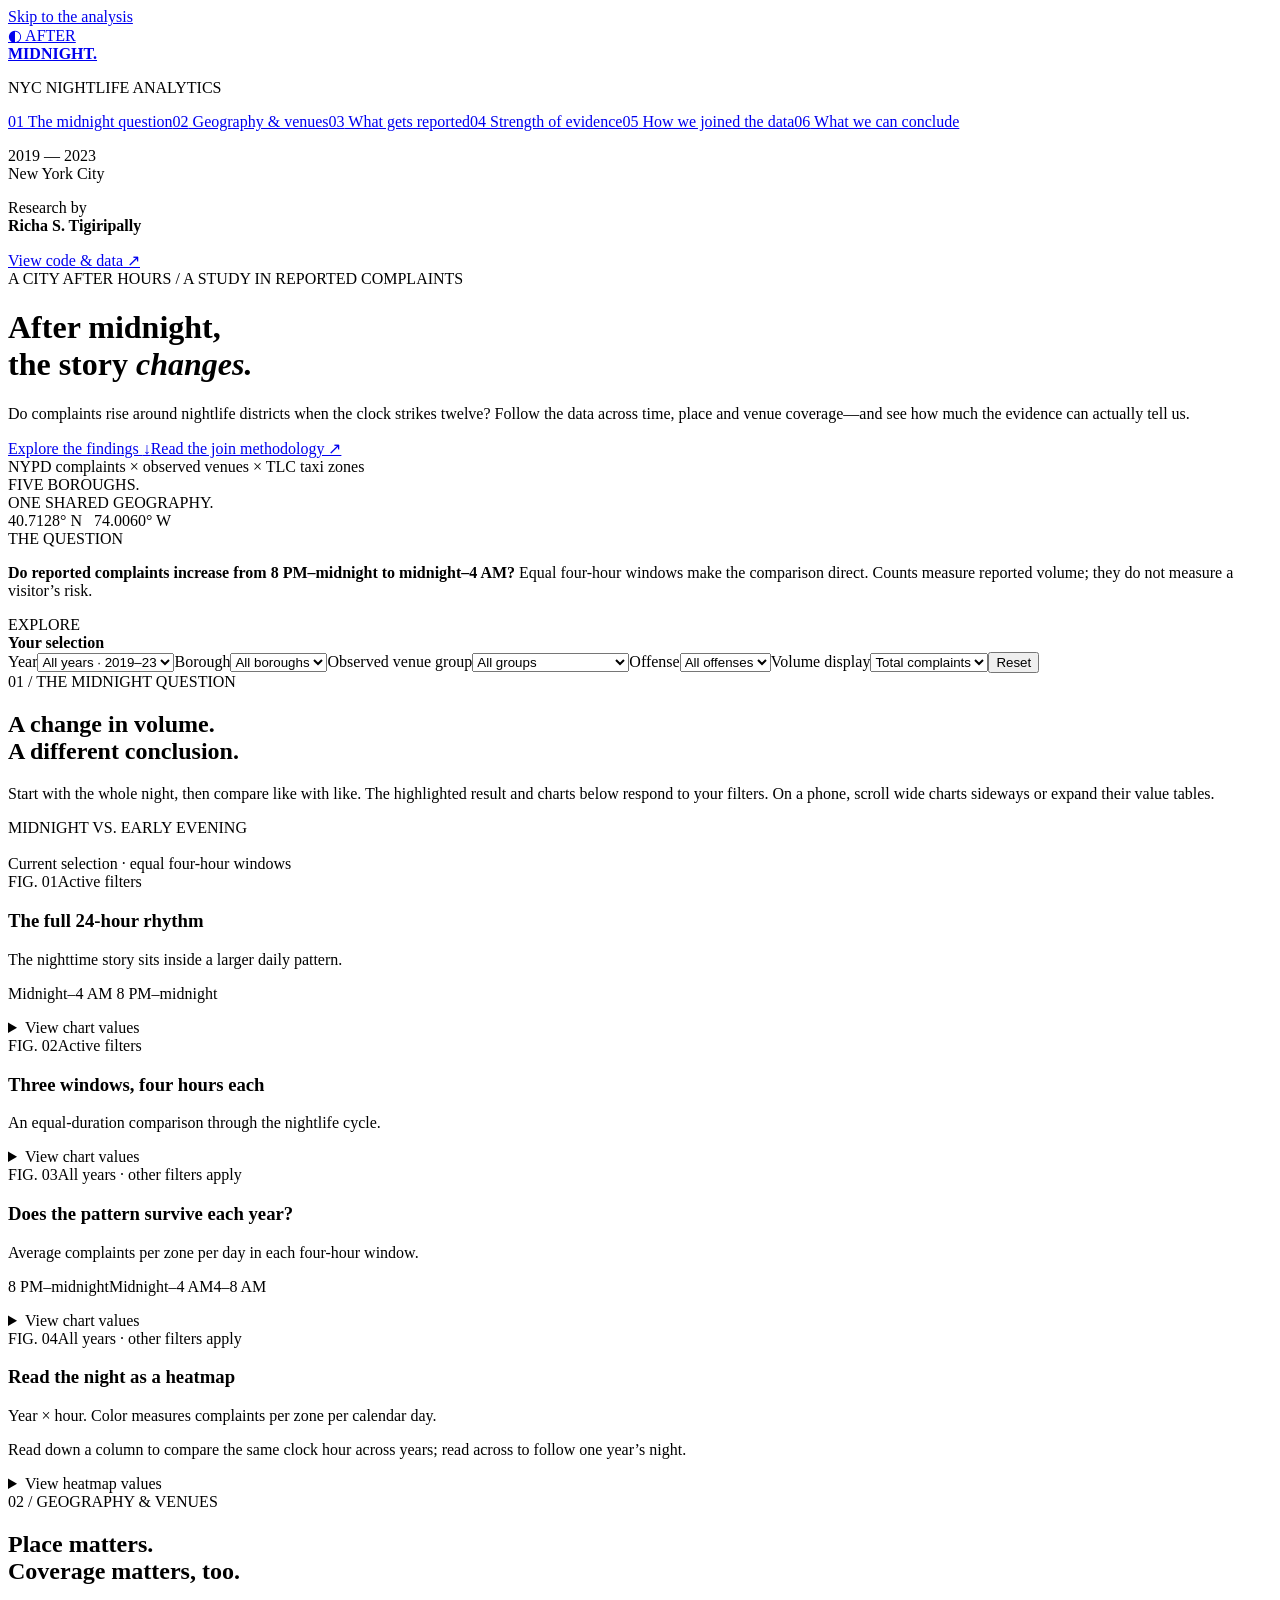
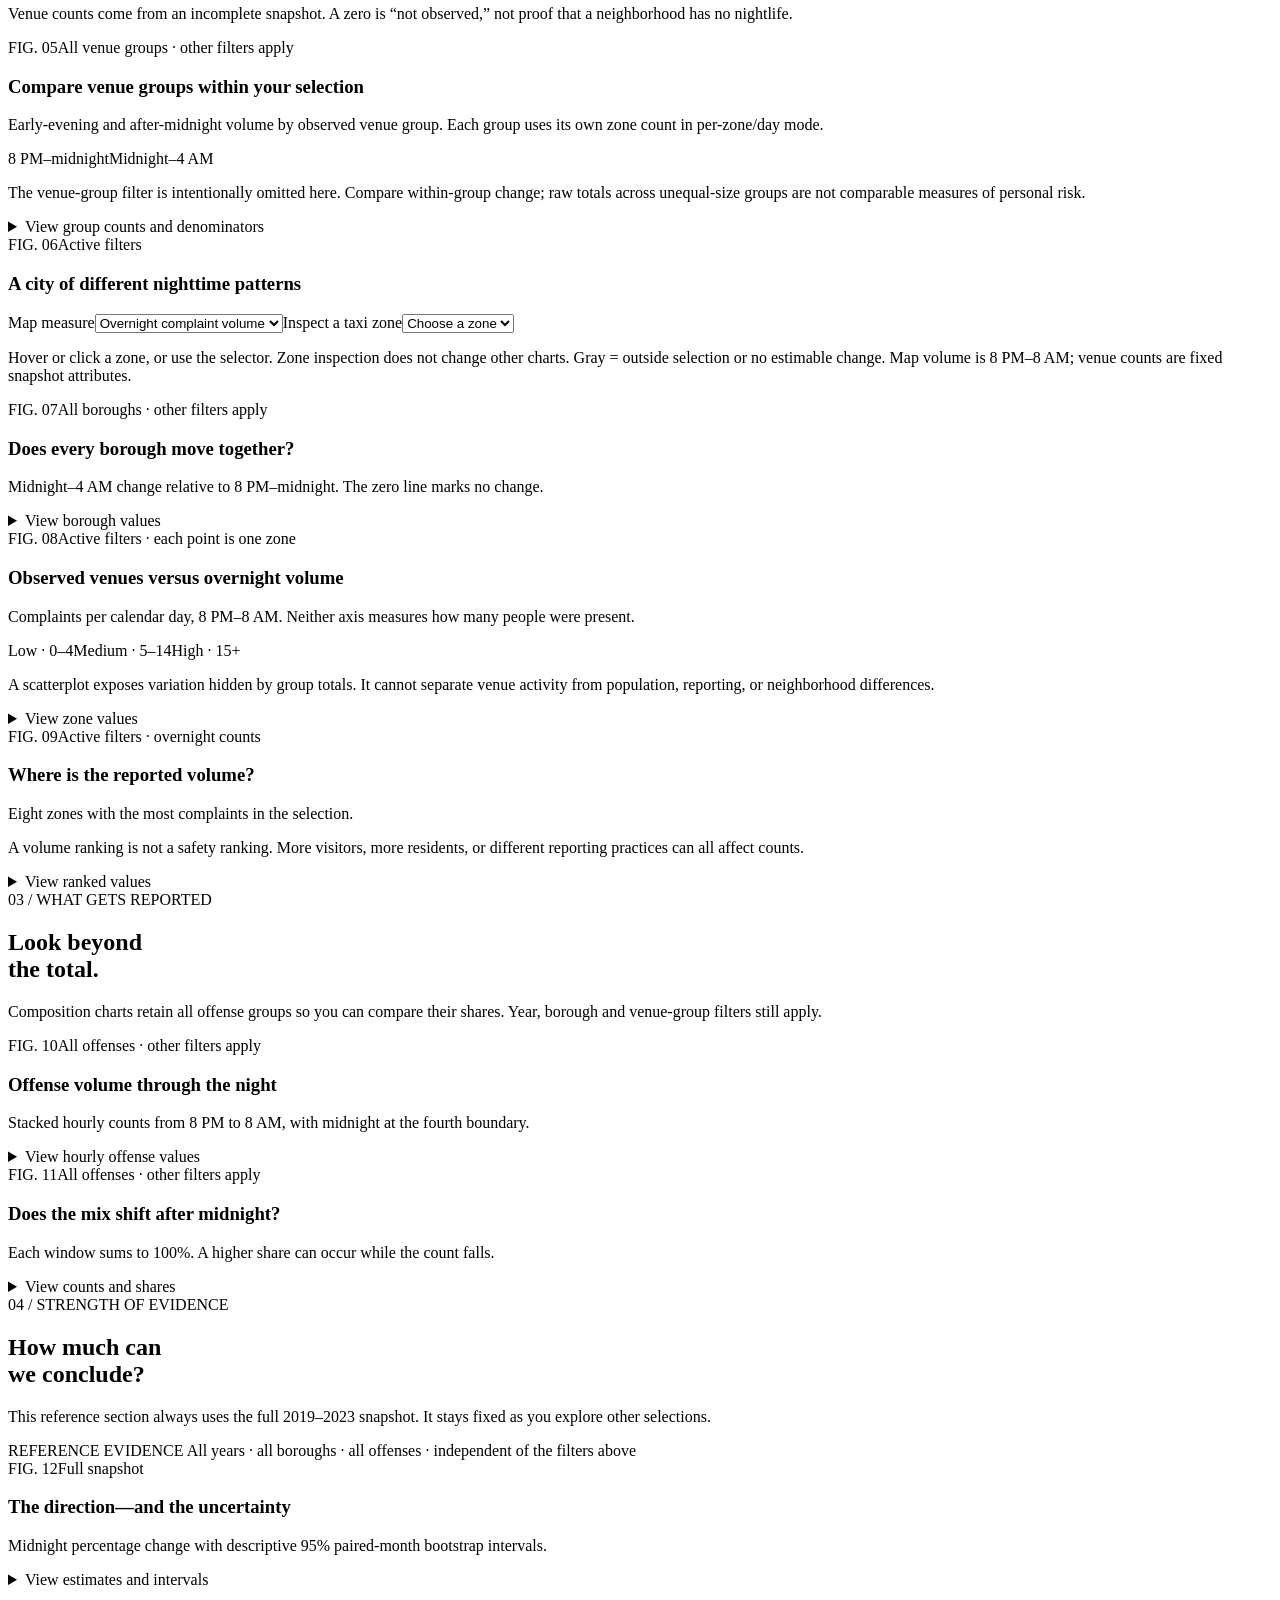
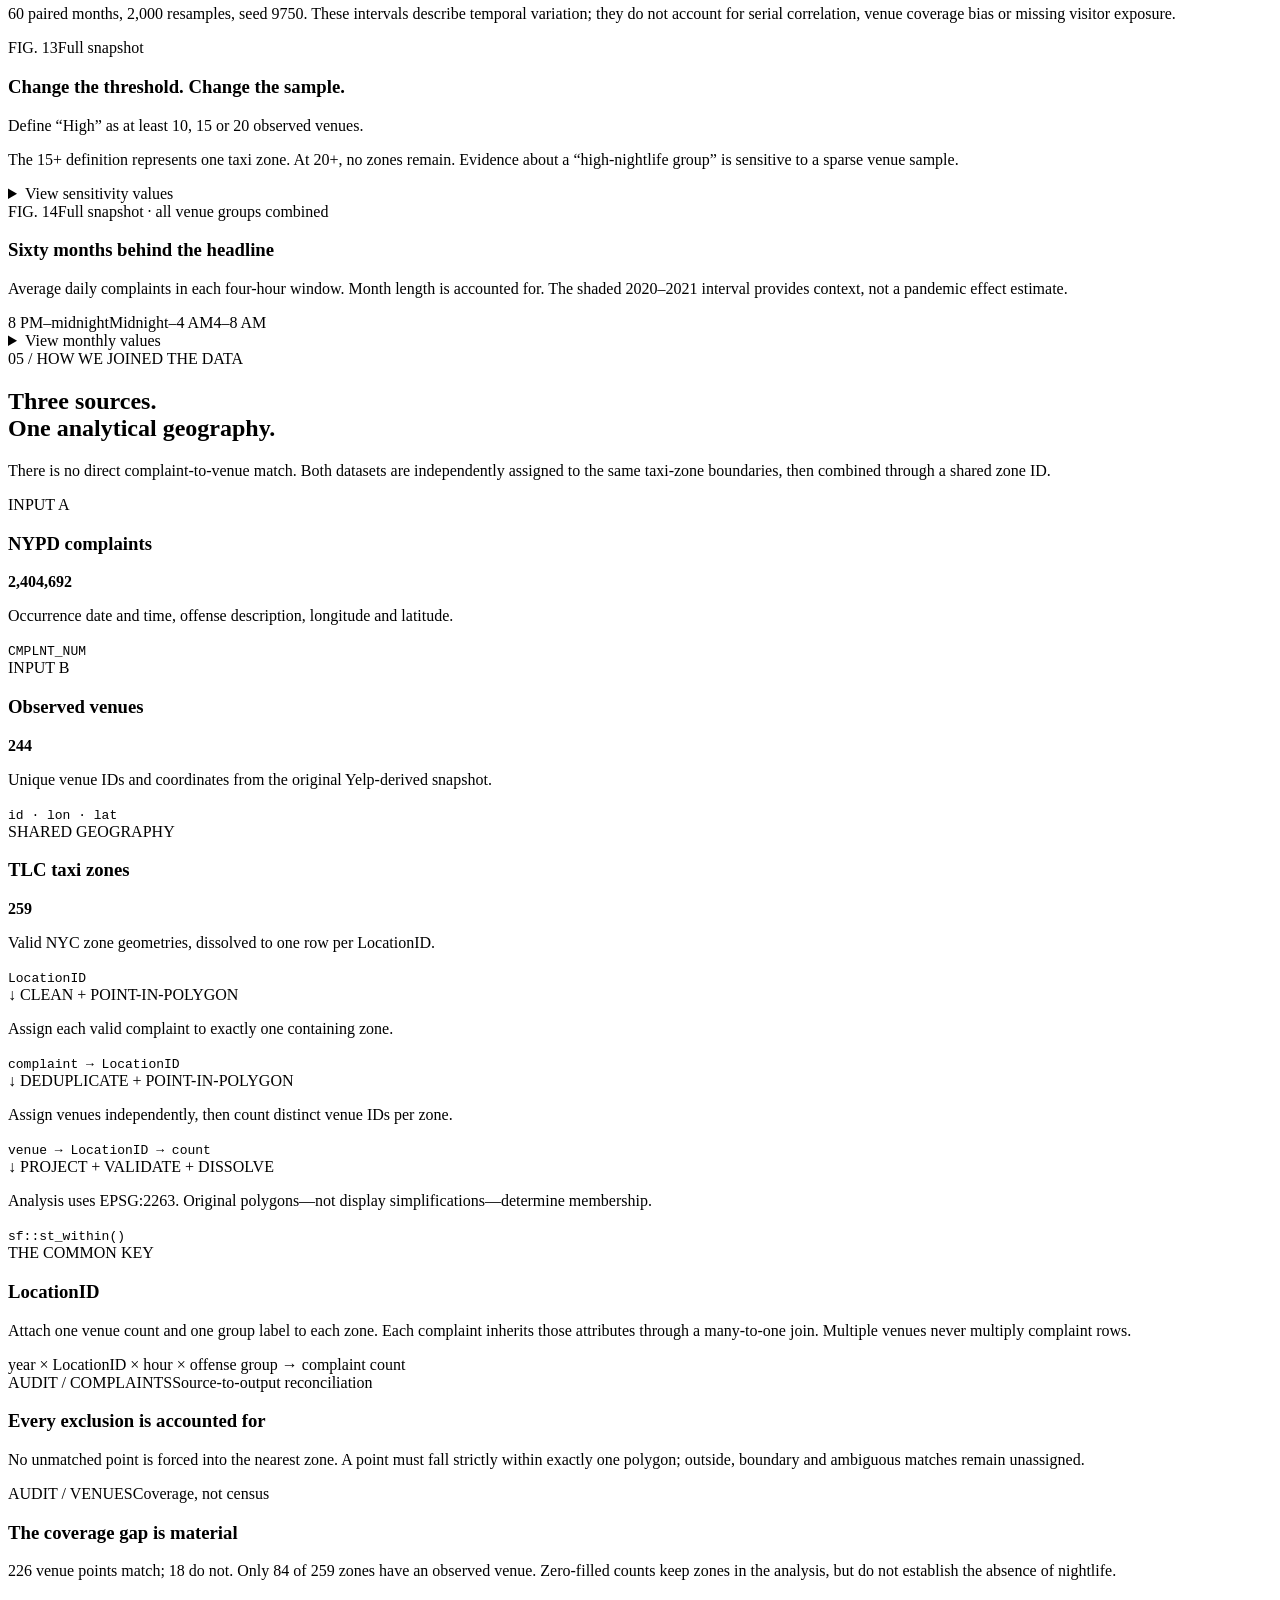
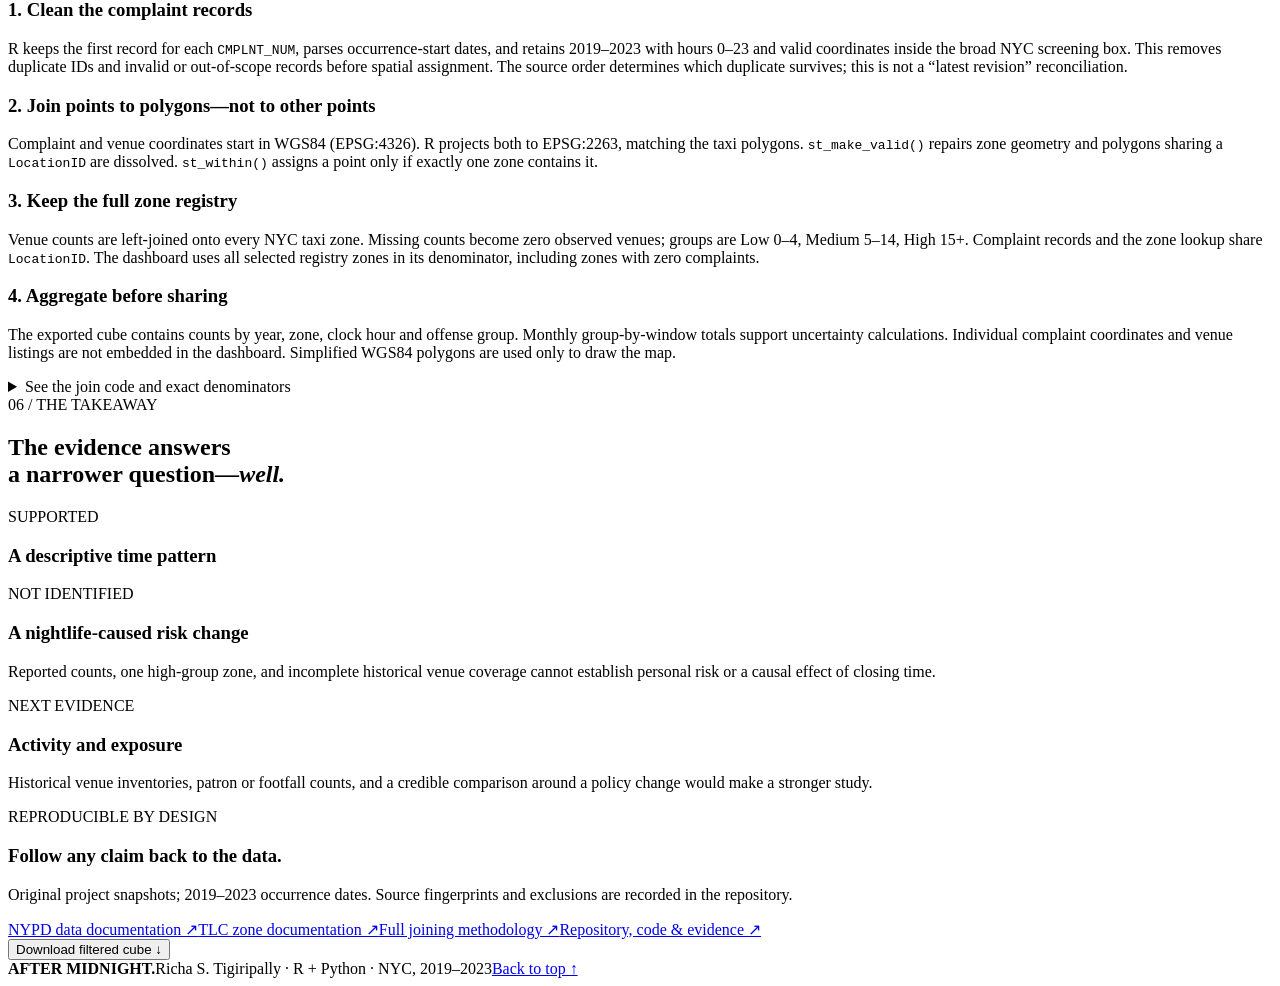
<file: python/dashboard.html>
<!doctype html>
<html lang="en"><head><meta charset="utf-8"><meta name="viewport" content="width=device-width,initial-scale=1"><meta name="description" content="An interactive research story on NYC complaints, nightlife venues, and what changes after midnight, 2019–2023."><title>After Midnight — NYC Nightlife Analytics</title><style>__STYLES__</style></head>
<body>
<a class="skip" href="#main">Skip to the analysis</a>
<aside class="rail"><a class="wordmark" href="#top"><span class="logo">◐</span> AFTER<br><b>MIDNIGHT.</b></a><p class="rail-kicker">NYC NIGHTLIFE ANALYTICS</p><nav aria-label="Report chapters"><a href="#overview"><span>01</span> The midnight question</a><a href="#geography"><span>02</span> Geography & venues</a><a href="#offenses"><span>03</span> What gets reported</a><a href="#evidence"><span>04</span> Strength of evidence</a><a href="#methods"><span>05</span> How we joined the data</a><a href="#conclusion"><span>06</span> What we can conclude</a></nav><div class="rail-footer"><p>2019 — 2023<br>New York City</p><p>Research by<br><b>Richa S. Tigiripally</b></p><a href="https://github.com/RichaShiny/nyc-nightlife-analytics">View code & data ↗</a></div></aside>
<main id="main"><header id="top" class="hero"><div class="hero-copy"><div class="eyebrow">A CITY AFTER HOURS / A STUDY IN REPORTED COMPLAINTS</div><h1>After midnight,<br>the story <em>changes.</em></h1><p>Do complaints rise around nightlife districts when the clock strikes twelve? Follow the data across time, place and venue coverage—and see how much the evidence can actually tell us.</p><div class="hero-links"><a class="primary-link" href="#overview">Explore the findings <span>↓</span></a><a href="#methods">Read the join methodology ↗</a></div><div class="hero-meta">NYPD complaints × observed venues × TLC taxi zones</div></div><div class="hero-visual" aria-hidden="true"><div class="hero-map" id="heroMap"></div><div class="map-stamp">FIVE BOROUGHS.<br>ONE SHARED GEOGRAPHY.</div><span class="coordinate">40.7128° N &nbsp; 74.0060° W</span></div></header>
<div class="content"><div class="intro-strip"><span class="section-tag">THE QUESTION</span><p><b>Do reported complaints increase from 8 PM–midnight to midnight–4 AM?</b> Equal four-hour windows make the comparison direct. Counts measure reported volume; they do not measure a visitor’s risk.</p></div>
<div class="filterbar" aria-label="Analysis filters"><div class="filter-title">EXPLORE<br><b>Your selection</b></div><label>Year<select id="year"><option value="all">All years · 2019–23</option><option>2019</option><option>2020</option><option>2021</option><option>2022</option><option>2023</option></select></label><label>Borough<select id="borough"><option value="all">All boroughs</option></select></label><label>Observed venue group<select id="cohort"><option value="all">All groups</option><option value="Low">Low · 0–4 venues</option><option value="Medium">Medium · 5–14 venues</option><option value="High">High · 15+ venues</option></select></label><label>Offense<select id="type"><option value="all">All offenses</option><option>Property</option><option>Violent</option><option>Disorder</option><option>Drug</option><option>Other</option></select></label><label>Volume display<select id="metric"><option value="count">Total complaints</option><option value="rate">Per zone / day</option></select></label><button id="reset" class="text-button">Reset</button></div>
<div id="selectionStatus" class="selection-status" aria-live="polite"></div><div id="emptyNotice" class="notice" hidden>No complaints match this selection. Try resetting the filters. Percent changes require a nonzero early-window baseline.</div>
<section id="overview" class="chapter"><div class="chapter-title"><div><span class="section-tag">01 / THE MIDNIGHT QUESTION</span><h2>A change in volume.<br>A different conclusion.</h2></div><p>Start with the whole night, then compare like with like. The highlighted result and charts below respond to your filters. On a phone, scroll wide charts sideways or expand their value tables.</p></div>
<div class="verdict"><div><span class="eyebrow">MIDNIGHT VS. EARLY EVENING</span><div id="verdictValue" class="verdict-number"></div></div><div><h3 id="verdictTitle"></h3><p id="verdictText"></p><span class="scope">Current selection · equal four-hour windows</span></div></div>
<div class="metrics" id="cards"></div>
<div class="chart-grid"><article class="panel span-7"><div class="panel-top"><span class="figure-no">FIG. 01</span><span class="scope">Active filters</span></div><h3>The full 24-hour rhythm</h3><p class="chart-deck">The nighttime story sits inside a larger daily pattern.</p><div class="legend"><span><i class="swatch teal"></i> Midnight–4 AM</span><span><i class="swatch amber"></i> 8 PM–midnight</span></div><div id="hour" class="chart"></div><p id="hourNote" class="chart-insight"></p><details class="chart-data"><summary>View chart values</summary><div id="hourTable"></div></details></article>
<article class="panel span-5"><div class="panel-top"><span class="figure-no">FIG. 02</span><span class="scope">Active filters</span></div><h3>Three windows, four hours each</h3><p class="chart-deck">An equal-duration comparison through the nightlife cycle.</p><div id="windows" class="chart"></div><p id="windowNote" class="chart-insight"></p><details class="chart-data"><summary>View chart values</summary><div id="windowsTable"></div></details></article>
<article class="panel span-7"><div class="panel-top"><span class="figure-no">FIG. 03</span><span class="scope">All years · other filters apply</span></div><h3>Does the pattern survive each year?</h3><p class="chart-deck">Average complaints per zone per day in each four-hour window.</p><div class="legend"><span><i class="swatch amber"></i>8 PM–midnight</span><span><i class="swatch teal"></i>Midnight–4 AM</span><span><i class="swatch lavender"></i>4–8 AM</span></div><div id="annual" class="chart"></div><p id="annualNote" class="chart-insight"></p><details class="chart-data"><summary>View chart values</summary><div id="annualTable"></div></details></article>
<article class="panel span-5"><div class="panel-top"><span class="figure-no">FIG. 04</span><span class="scope">All years · other filters apply</span></div><h3>Read the night as a heatmap</h3><p class="chart-deck">Year × hour. Color measures complaints per zone per calendar day.</p><div id="heatmap" class="chart"></div><div id="heatLegend" class="scale-legend"></div><p class="chart-insight">Read down a column to compare the same clock hour across years; read across to follow one year’s night.</p><details class="chart-data"><summary>View heatmap values</summary><div id="heatTable"></div></details></article></div></section>
<section id="geography" class="chapter"><div class="chapter-title"><div><span class="section-tag">02 / GEOGRAPHY & VENUES</span><h2>Place matters.<br>Coverage matters, too.</h2></div><p>Venue counts come from an incomplete snapshot. A zero is “not observed,” not proof that a neighborhood has no nightlife.</p></div>
<div class="chart-grid"><article class="panel span-12"><div class="panel-top"><span class="figure-no">FIG. 05</span><span class="scope">All venue groups · other filters apply</span></div><h3>Compare venue groups within your selection</h3><p class="chart-deck">Early-evening and after-midnight volume by observed venue group. Each group uses its own zone count in per-zone/day mode.</p><div class="legend"><span><i class="swatch amber"></i>8 PM–midnight</span><span><i class="swatch teal"></i>Midnight–4 AM</span></div><div id="cohortComparison" class="chart"></div><p class="chart-insight">The venue-group filter is intentionally omitted here. Compare within-group change; raw totals across unequal-size groups are not comparable measures of personal risk.</p><details class="chart-data"><summary>View group counts and denominators</summary><div id="cohortComparisonTable"></div></details></article><article class="panel span-7"><div class="panel-top"><span class="figure-no">FIG. 06</span><span class="scope">Active filters</span></div><h3>A city of different nighttime patterns</h3><div class="map-controls"><label>Map measure<select id="mapMetric"><option value="count">Overnight complaint volume</option><option value="change">Midnight change (%)</option><option value="venues">Observed venue count</option></select></label><label>Inspect a taxi zone<select id="zoneFocus"><option value="">Choose a zone</option></select></label></div><div id="map" class="chart map-chart"></div><div id="mapLegend" class="scale-legend"></div><div id="zoneDetail" class="zone-detail"></div><p class="footnote">Hover or click a zone, or use the selector. Zone inspection does not change other charts. Gray = outside selection or no estimable change. Map volume is 8 PM–8 AM; venue counts are fixed snapshot attributes.</p></article>
<article class="panel span-5"><div class="panel-top"><span class="figure-no">FIG. 07</span><span class="scope">All boroughs · other filters apply</span></div><h3>Does every borough move together?</h3><p class="chart-deck">Midnight–4 AM change relative to 8 PM–midnight. The zero line marks no change.</p><div id="boroughChart" class="chart"></div><p id="boroughNote" class="chart-insight"></p><details class="chart-data"><summary>View borough values</summary><div id="boroughTable"></div></details></article>
<article class="panel span-7"><div class="panel-top"><span class="figure-no">FIG. 08</span><span class="scope">Active filters · each point is one zone</span></div><h3>Observed venues versus overnight volume</h3><p class="chart-deck">Complaints per calendar day, 8 PM–8 AM. Neither axis measures how many people were present.</p><div id="scatter" class="chart"></div><div class="legend"><span><i class="swatch teal"></i>Low · 0–4</span><span><i class="swatch amber"></i>Medium · 5–14</span><span><i class="swatch lavender"></i>High · 15+</span></div><p class="chart-insight">A scatterplot exposes variation hidden by group totals. It cannot separate venue activity from population, reporting, or neighborhood differences.</p><details class="chart-data"><summary>View zone values</summary><div id="scatterTable"></div></details></article>
<article class="panel span-5"><div class="panel-top"><span class="figure-no">FIG. 09</span><span class="scope">Active filters · overnight counts</span></div><h3>Where is the reported volume?</h3><p class="chart-deck">Eight zones with the most complaints in the selection.</p><div id="ranking" class="chart"></div><p class="chart-insight">A volume ranking is not a safety ranking. More visitors, more residents, or different reporting practices can all affect counts.</p><details class="chart-data"><summary>View ranked values</summary><div id="rankingTable"></div></details></article></div></section>
<section id="offenses" class="chapter"><div class="chapter-title"><div><span class="section-tag">03 / WHAT GETS REPORTED</span><h2>Look beyond<br>the total.</h2></div><p>Composition charts retain all offense groups so you can compare their shares. Year, borough and venue-group filters still apply.</p></div><div class="chart-grid"><article class="panel span-7"><div class="panel-top"><span class="figure-no">FIG. 10</span><span class="scope">All offenses · other filters apply</span></div><h3>Offense volume through the night</h3><p class="chart-deck">Stacked hourly counts from 8 PM to 8 AM, with midnight at the fourth boundary.</p><div id="crimeLegend" class="legend"></div><div id="offenseHours" class="chart"></div><p id="offenseNote" class="chart-insight"></p><details class="chart-data"><summary>View hourly offense values</summary><div id="offenseHoursTable"></div></details></article><article class="panel span-5"><div class="panel-top"><span class="figure-no">FIG. 11</span><span class="scope">All offenses · other filters apply</span></div><h3>Does the mix shift after midnight?</h3><p class="chart-deck">Each window sums to 100%. A higher share can occur while the count falls.</p><div id="composition" class="chart"></div><p id="compositionNote" class="chart-insight"></p><details class="chart-data"><summary>View counts and shares</summary><div id="compositionTable"></div></details></article></div></section>
<section id="evidence" class="chapter"><div class="chapter-title"><div><span class="section-tag">04 / STRENGTH OF EVIDENCE</span><h2>How much can<br>we conclude?</h2></div><p>This reference section always uses the full 2019–2023 snapshot. It stays fixed as you explore other selections.</p></div><div class="reference-banner">REFERENCE EVIDENCE <span>All years · all boroughs · all offenses · independent of the filters above</span></div>
<div class="chart-grid"><article class="panel span-7"><div class="panel-top"><span class="figure-no">FIG. 12</span><span class="scope">Full snapshot</span></div><h3>The direction—and the uncertainty</h3><p class="chart-deck">Midnight percentage change with descriptive 95% paired-month bootstrap intervals.</p><div id="forest" class="chart"></div><p id="forestNote" class="chart-insight"></p><details class="chart-data"><summary>View estimates and intervals</summary><div id="forestTable"></div></details><p class="footnote">60 paired months, 2,000 resamples, seed 9750. These intervals describe temporal variation; they do not account for serial correlation, venue coverage bias or missing visitor exposure.</p></article>
<article class="panel span-5"><div class="panel-top"><span class="figure-no">FIG. 13</span><span class="scope">Full snapshot</span></div><h3>Change the threshold. Change the sample.</h3><p class="chart-deck">Define “High” as at least 10, 15 or 20 observed venues.</p><div id="sensitivity" class="chart"></div><p class="chart-insight">The 15+ definition represents one taxi zone. At 20+, no zones remain. Evidence about a “high-nightlife group” is sensitive to a sparse venue sample.</p><details class="chart-data"><summary>View sensitivity values</summary><div id="sensitivityTable"></div></details></article>
<article class="panel span-12"><div class="panel-top"><span class="figure-no">FIG. 14</span><span class="scope">Full snapshot · all venue groups combined</span></div><h3>Sixty months behind the headline</h3><p class="chart-deck">Average daily complaints in each four-hour window. Month length is accounted for. The shaded 2020–2021 interval provides context, not a pandemic effect estimate.</p><div class="legend"><span><i class="swatch amber"></i>8 PM–midnight</span><span><i class="swatch teal"></i>Midnight–4 AM</span><span><i class="swatch lavender"></i>4–8 AM</span></div><div id="monthlyChart" class="chart"></div><details class="chart-data"><summary>View monthly values</summary><div id="monthlyTable"></div></details></article></div></section>
<section id="methods" class="chapter"><div class="chapter-title"><div><span class="section-tag">05 / HOW WE JOINED THE DATA</span><h2>Three sources.<br>One analytical geography.</h2></div><p>There is no direct complaint-to-venue match. Both datasets are independently assigned to the same taxi-zone boundaries, then combined through a shared zone ID.</p></div>
<div class="join-diagram" aria-label="Data joining workflow"><div class="source-box"><span class="step">INPUT A</span><h3>NYPD complaints</h3><strong>2,404,692</strong><p>Occurrence date and time, offense description, longitude and latitude.</p><code>CMPLNT_NUM</code></div><div class="source-box"><span class="step">INPUT B</span><h3>Observed venues</h3><strong>244</strong><p>Unique venue IDs and coordinates from the original Yelp-derived snapshot.</p><code>id · lon · lat</code></div><div class="source-box geography"><span class="step">SHARED GEOGRAPHY</span><h3>TLC taxi zones</h3><strong>259</strong><p>Valid NYC zone geometries, dissolved to one row per LocationID.</p><code>LocationID</code></div><div class="join-operation"><span>↓ CLEAN + POINT-IN-POLYGON</span><p>Assign each valid complaint to exactly one containing zone.</p><code>complaint → LocationID</code></div><div class="join-operation"><span>↓ DEDUPLICATE + POINT-IN-POLYGON</span><p>Assign venues independently, then count distinct venue IDs per zone.</p><code>venue → LocationID → count</code></div><div class="join-operation"><span>↓ PROJECT + VALIDATE + DISSOLVE</span><p>Analysis uses EPSG:2263. Original polygons—not display simplifications—determine membership.</p><code>sf::st_within()</code></div><div class="joined-box"><span class="step">THE COMMON KEY</span><h3>LocationID</h3><p>Attach one venue count and one group label to each zone. Each complaint inherits those attributes through a many-to-one join. Multiple venues never multiply complaint rows.</p><div class="schema">year × LocationID × hour × offense group → complaint count</div></div></div>
<div class="chart-grid"><article class="panel span-7"><div class="panel-top"><span class="figure-no">AUDIT / COMPLAINTS</span><span class="scope">Source-to-output reconciliation</span></div><h3>Every exclusion is accounted for</h3><div id="auditFlow"></div><p class="chart-insight">No unmatched point is forced into the nearest zone. A point must fall strictly within exactly one polygon; outside, boundary and ambiguous matches remain unassigned.</p></article><article class="panel span-5"><div class="panel-top"><span class="figure-no">AUDIT / VENUES</span><span class="scope">Coverage, not census</span></div><h3>The coverage gap is material</h3><div id="venueCoverage"></div><p class="chart-insight">226 venue points match; 18 do not. Only 84 of 259 zones have an observed venue. Zero-filled counts keep zones in the analysis, but do not establish the absence of nightlife.</p></article></div>
<div class="method-prose"><article><h3>1. Clean the complaint records</h3><p>R keeps the first record for each <code>CMPLNT_NUM</code>, parses occurrence-start dates, and retains 2019–2023 with hours 0–23 and valid coordinates inside the broad NYC screening box. This removes duplicate IDs and invalid or out-of-scope records before spatial assignment. The source order determines which duplicate survives; this is not a “latest revision” reconciliation.</p></article><article><h3>2. Join points to polygons—not to other points</h3><p>Complaint and venue coordinates start in WGS84 (EPSG:4326). R projects both to EPSG:2263, matching the taxi polygons. <code>st_make_valid()</code> repairs zone geometry and polygons sharing a <code>LocationID</code> are dissolved. <code>st_within()</code> assigns a point only if exactly one zone contains it.</p></article><article><h3>3. Keep the full zone registry</h3><p>Venue counts are left-joined onto every NYC taxi zone. Missing counts become zero observed venues; groups are Low 0–4, Medium 5–14, High 15+. Complaint records and the zone lookup share <code>LocationID</code>. The dashboard uses all selected registry zones in its denominator, including zones with zero complaints.</p></article><article><h3>4. Aggregate before sharing</h3><p>The exported cube contains counts by year, zone, clock hour and offense group. Monthly group-by-window totals support uncertainty calculations. Individual complaint coordinates and venue listings are not embedded in the dashboard. Simplified WGS84 polygons are used only to draw the map.</p></article></div>
<details class="technical"><summary>See the join code and exact denominators</summary><pre><code># Independent spatial assignments in R
complaints$LocationID &lt;- assign_zone(complaint_points)
venues$LocationID     &lt;- assign_zone(venue_points)

# One count row per zone; preserve zero-observed zones
zone_lookup &lt;- zones |&gt;
  left_join(count(venues, LocationID), by = "LocationID")

# Many complaints : one zone attribute record
analysis &lt;- complaints |&gt;
  left_join(zone_lookup, by = "LocationID")</code></pre><p>This schematic abbreviates the implementation. The pipeline exports zone attributes separately from the complaint cube; the dashboard associates them using a unique LocationID lookup. The monthly R aggregation joins the same cohort lookup directly. See <a href="https://github.com/RichaShiny/nyc-nightlife-analytics/blob/main/R/prepare.R">R/prepare.R</a> for exact filtering and assignment rules.</p><p>Counts divided by selected zones × calendar days give complaints per zone/day. The full period has 1,826 days. Window charts cover four clock hours; hourly charts cover one. No patron, resident, or footfall denominator is present. Recorded calendar dates are used without shifting post-midnight complaints to the prior evening. Daylight-saving exposure is not adjusted.</p></details></section>
<section id="conclusion" class="chapter"><div class="conclusion"><span class="section-tag">06 / THE TAKEAWAY</span><h2>The evidence answers<br>a narrower question—<em>well.</em></h2><p id="conclusionLead"></p><div class="conclusion-grid"><article><span>SUPPORTED</span><h3>A descriptive time pattern</h3><p id="supportedText"></p></article><article><span>NOT IDENTIFIED</span><h3>A nightlife-caused risk change</h3><p>Reported counts, one high-group zone, and incomplete historical venue coverage cannot establish personal risk or a causal effect of closing time.</p></article><article><span>NEXT EVIDENCE</span><h3>Activity and exposure</h3><p>Historical venue inventories, patron or footfall counts, and a credible comparison around a policy change would make a stronger study.</p></article></div></div><div id="questionAnswers" class="answer-grid"></div></section>
<section class="sources"><div><span class="section-tag">REPRODUCIBLE BY DESIGN</span><h3>Follow any claim back to the data.</h3><p>Original project snapshots; 2019–2023 occurrence dates. Source fingerprints and exclusions are recorded in the repository.</p></div><div class="source-links"><a href="https://data.cityofnewyork.us/Public-Safety/NYPD-Complaint-Data-Historic/qgea-i56i/about_data">NYPD data documentation ↗</a><a href="https://www.nyc.gov/site/tlc/about/tlc-trip-record-data.page">TLC zone documentation ↗</a><a href="https://github.com/RichaShiny/nyc-nightlife-analytics/blob/main/docs/data-joining.md">Full joining methodology ↗</a><a href="https://github.com/RichaShiny/nyc-nightlife-analytics">Repository, code & evidence ↗</a></div><button id="download" class="download-button">Download filtered cube ↓</button></section><footer><b>AFTER MIDNIGHT.</b><span>Richa S. Tigiripally · R + Python · NYC, 2019–2023</span><a href="#top">Back to top ↑</a></footer></div></main><div id="tooltip" role="tooltip" hidden></div><noscript><p class="notice">JavaScript is needed for the interactive charts. Read the findings and data tables in the GitHub repository.</p></noscript><script>const D=__DATA__;</script><script>__SCRIPT__</script></body></html>
</file>
